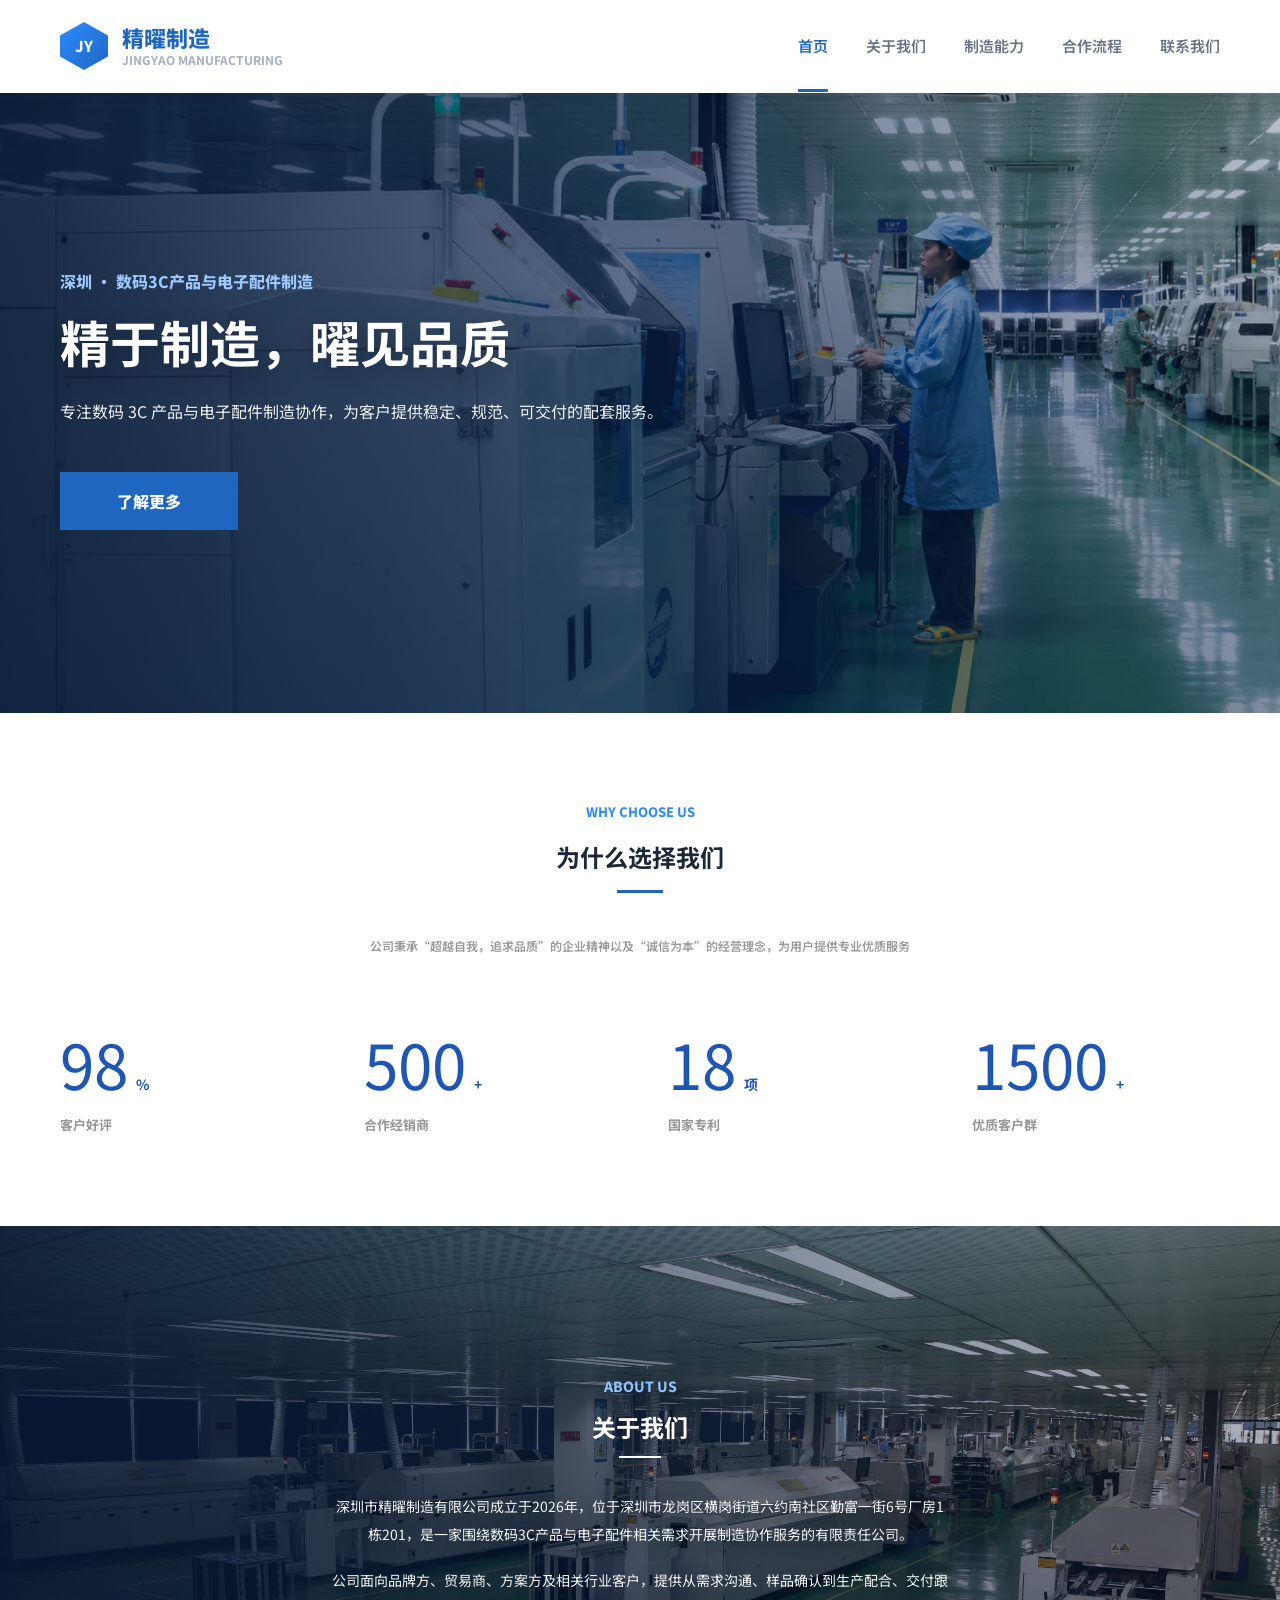
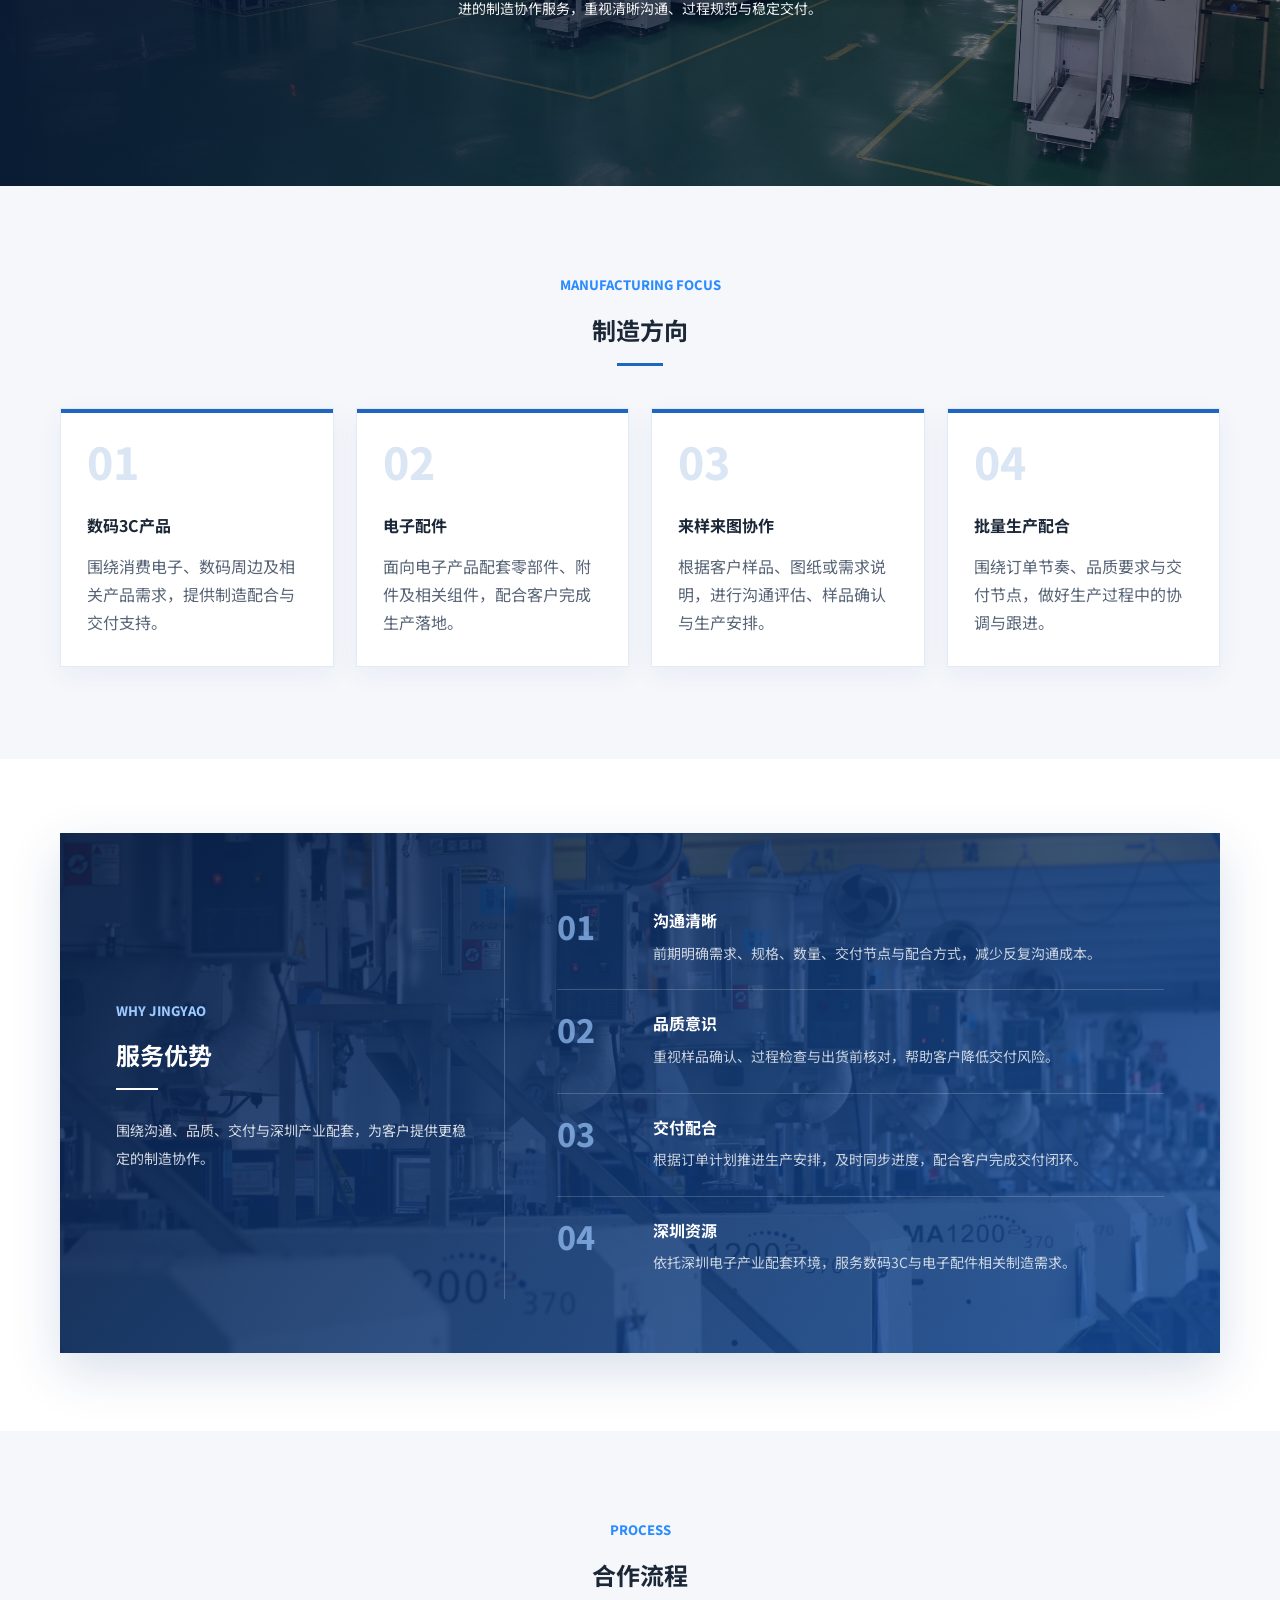
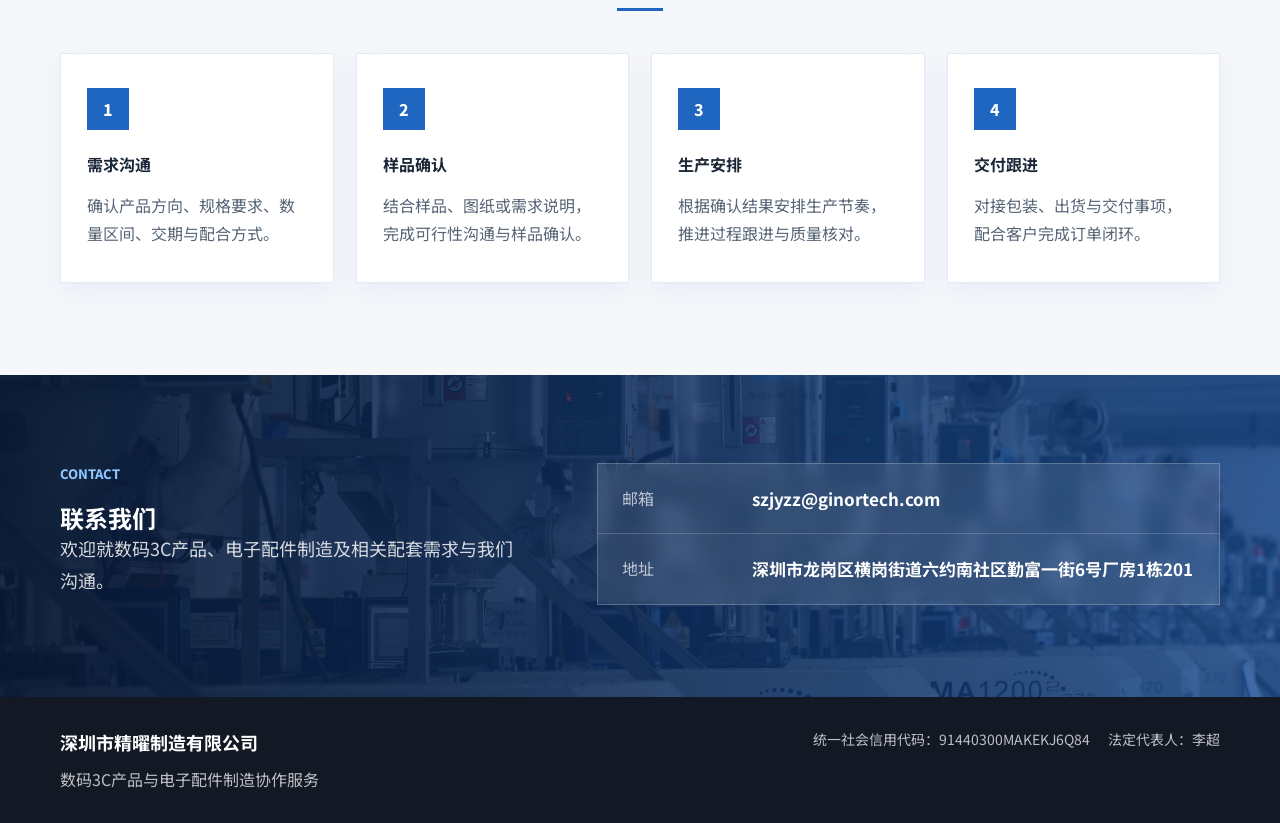
<file: index.html>
<!DOCTYPE html>
<html lang="zh-CN">
<head>
  <meta charset="UTF-8">
  <meta name="viewport" content="width=device-width, initial-scale=1.0">
  <meta name="description" content="深圳市精曜制造有限公司专注数码3C产品与电子配件制造，提供稳定、规范、可交付的制造协作服务。">
  <title>深圳市精曜制造有限公司 | 数码3C产品与电子配件制造</title>
  <link rel="preconnect" href="https://fonts.googleapis.com">
  <link rel="preconnect" href="https://fonts.gstatic.com" crossorigin>
  <link href="https://fonts.googleapis.com/css2?family=Noto+Sans+SC:wght@400;500;600;700&display=swap" rel="stylesheet">
  <link rel="stylesheet" href="styles.css">
</head>
<body>
  <header class="site-header" data-header>
    <a class="brand" href="#top" aria-label="返回首页">
      <span class="brand-mark">JY</span>
      <span>
        <strong>精曜制造</strong>
        <small>Jingyao Manufacturing</small>
      </span>
    </a>

    <button class="nav-toggle" type="button" aria-label="打开导航" aria-expanded="false" data-nav-toggle>
      <span></span>
      <span></span>
      <span></span>
    </button>

    <nav class="site-nav" data-nav>
      <a href="#top">首页</a>
      <a href="#company">关于我们</a>
      <a href="#capability">制造能力</a>
      <a href="#process">合作流程</a>
      <a href="#contact">联系我们</a>
    </nav>
  </header>

  <main id="top">
    <section class="hero section-band">
      <div class="hero-copy">
        <p class="eyebrow">深圳 · 数码3C产品与电子配件制造</p>
        <h1>精于制造，曜见品质</h1>
        <p class="lead">专注数码 3C 产品与电子配件制造协作，为客户提供稳定、规范、可交付的配套服务。</p>
        <div class="hero-actions">
          <a class="button primary" href="#about">了解更多</a>
        </div>
      </div>

      <div class="hero-visual" aria-label="电子配件制造场景">
        <img src="assets/hero-factory-floor.jpg" alt="数码3C产品与电子配件制造车间">
      </div>
    </section>

    <section id="about" class="section">
      <div class="section-heading">
        <p class="eyebrow">Why Choose Us</p>
        <h2>为什么选择我们</h2>
      </div>
      <div class="about-layout">
        <p>公司秉承“超越自我，追求品质”的企业精神以及“诚信为本”的经营理念，为用户提供专业优质服务</p>
        <div class="choice-stats">
          <div class="choice-stat">
            <strong>98<span>%</span></strong>
            <p>客户好评</p>
          </div>
          <div class="choice-stat">
            <strong>500<span>+</span></strong>
            <p>合作经销商</p>
          </div>
          <div class="choice-stat">
            <strong>18<span>项</span></strong>
            <p>国家专利</p>
          </div>
          <div class="choice-stat">
            <strong>1500<span>+</span></strong>
            <p>优质客户群</p>
          </div>
        </div>
      </div>
    </section>

    <section id="company" class="company-section">
      <div class="company-image" aria-hidden="true"></div>
      <div class="company-copy">
        <div class="company-heading">
          <p class="eyebrow">About Us</p>
          <h2>关于我们</h2>
        </div>
        <p>深圳市精曜制造有限公司成立于2026年，位于深圳市龙岗区横岗街道六约南社区勤富一街6号厂房1栋201，是一家围绕数码3C产品与电子配件相关需求开展制造协作服务的有限责任公司。</p>
        <p>公司面向品牌方、贸易商、方案方及相关行业客户，提供从需求沟通、样品确认到生产配合、交付跟进的制造协作服务，重视清晰沟通、过程规范与稳定交付。</p>
      </div>
    </section>

    <section id="capability" class="section section-muted">
      <div class="section-heading">
        <p class="eyebrow">Manufacturing Focus</p>
        <h2>制造方向</h2>
      </div>
      <div class="capability-grid">
        <article class="info-card">
          <span class="card-index">01</span>
          <h3>数码3C产品</h3>
          <p>围绕消费电子、数码周边及相关产品需求，提供制造配合与交付支持。</p>
        </article>
        <article class="info-card">
          <span class="card-index">02</span>
          <h3>电子配件</h3>
          <p>面向电子产品配套零部件、附件及相关组件，配合客户完成生产落地。</p>
        </article>
        <article class="info-card">
          <span class="card-index">03</span>
          <h3>来样来图协作</h3>
          <p>根据客户样品、图纸或需求说明，进行沟通评估、样品确认与生产安排。</p>
        </article>
        <article class="info-card">
          <span class="card-index">04</span>
          <h3>批量生产配合</h3>
          <p>围绕订单节奏、品质要求与交付节点，做好生产过程中的协调与跟进。</p>
        </article>
      </div>
    </section>

    <section class="section advantage-section">
      <div class="advantage-panel">
        <div class="advantage-intro">
          <p class="eyebrow">Why Jingyao</p>
          <h2>服务优势</h2>
          <p>围绕沟通、品质、交付与深圳产业配套，为客户提供更稳定的制造协作。</p>
        </div>
        <div class="advantage-list">
          <div class="advantage-item">
            <span>01</span>
            <div>
              <h3>沟通清晰</h3>
              <p>前期明确需求、规格、数量、交付节点与配合方式，减少反复沟通成本。</p>
            </div>
          </div>
          <div class="advantage-item">
            <span>02</span>
            <div>
              <h3>品质意识</h3>
              <p>重视样品确认、过程检查与出货前核对，帮助客户降低交付风险。</p>
            </div>
          </div>
          <div class="advantage-item">
            <span>03</span>
            <div>
              <h3>交付配合</h3>
              <p>根据订单计划推进生产安排，及时同步进度，配合客户完成交付闭环。</p>
            </div>
          </div>
          <div class="advantage-item">
            <span>04</span>
            <div>
              <h3>深圳资源</h3>
              <p>依托深圳电子产业配套环境，服务数码3C与电子配件相关制造需求。</p>
            </div>
          </div>
        </div>
      </div>
    </section>

    <section id="process" class="section section-muted">
      <div class="section-heading">
        <p class="eyebrow">Process</p>
        <h2>合作流程</h2>
      </div>
      <ol class="process-list">
        <li>
          <span>1</span>
          <h3>需求沟通</h3>
          <p>确认产品方向、规格要求、数量区间、交期与配合方式。</p>
        </li>
        <li>
          <span>2</span>
          <h3>样品确认</h3>
          <p>结合样品、图纸或需求说明，完成可行性沟通与样品确认。</p>
        </li>
        <li>
          <span>3</span>
          <h3>生产安排</h3>
          <p>根据确认结果安排生产节奏，推进过程跟进与质量核对。</p>
        </li>
        <li>
          <span>4</span>
          <h3>交付跟进</h3>
          <p>对接包装、出货与交付事项，配合客户完成订单闭环。</p>
        </li>
      </ol>
    </section>

    <section id="contact" class="section contact-section">
      <div>
        <p class="eyebrow">Contact</p>
        <h2>联系我们</h2>
        <p class="contact-lead">欢迎就数码3C产品、电子配件制造及相关配套需求与我们沟通。</p>
      </div>
      <div class="contact-panel">
        <div class="contact-row">
          <span>邮箱</span>
          <strong>szjyzz@ginortech.com</strong>
        </div>
        <div class="contact-row address">
          <span>地址</span>
          <strong>深圳市龙岗区横岗街道六约南社区勤富一街6号厂房1栋201</strong>
        </div>
      </div>
    </section>
  </main>

  <footer class="site-footer">
    <div>
      <strong>深圳市精曜制造有限公司</strong>
      <p>数码3C产品与电子配件制造协作服务</p>
    </div>
    <div class="footer-meta">
      <span>统一社会信用代码：91440300MAKEKJ6Q84</span>
      <span>法定代表人：李超</span>
    </div>
  </footer>

  <script src="script.js"></script>
</body>
</html>
</file>
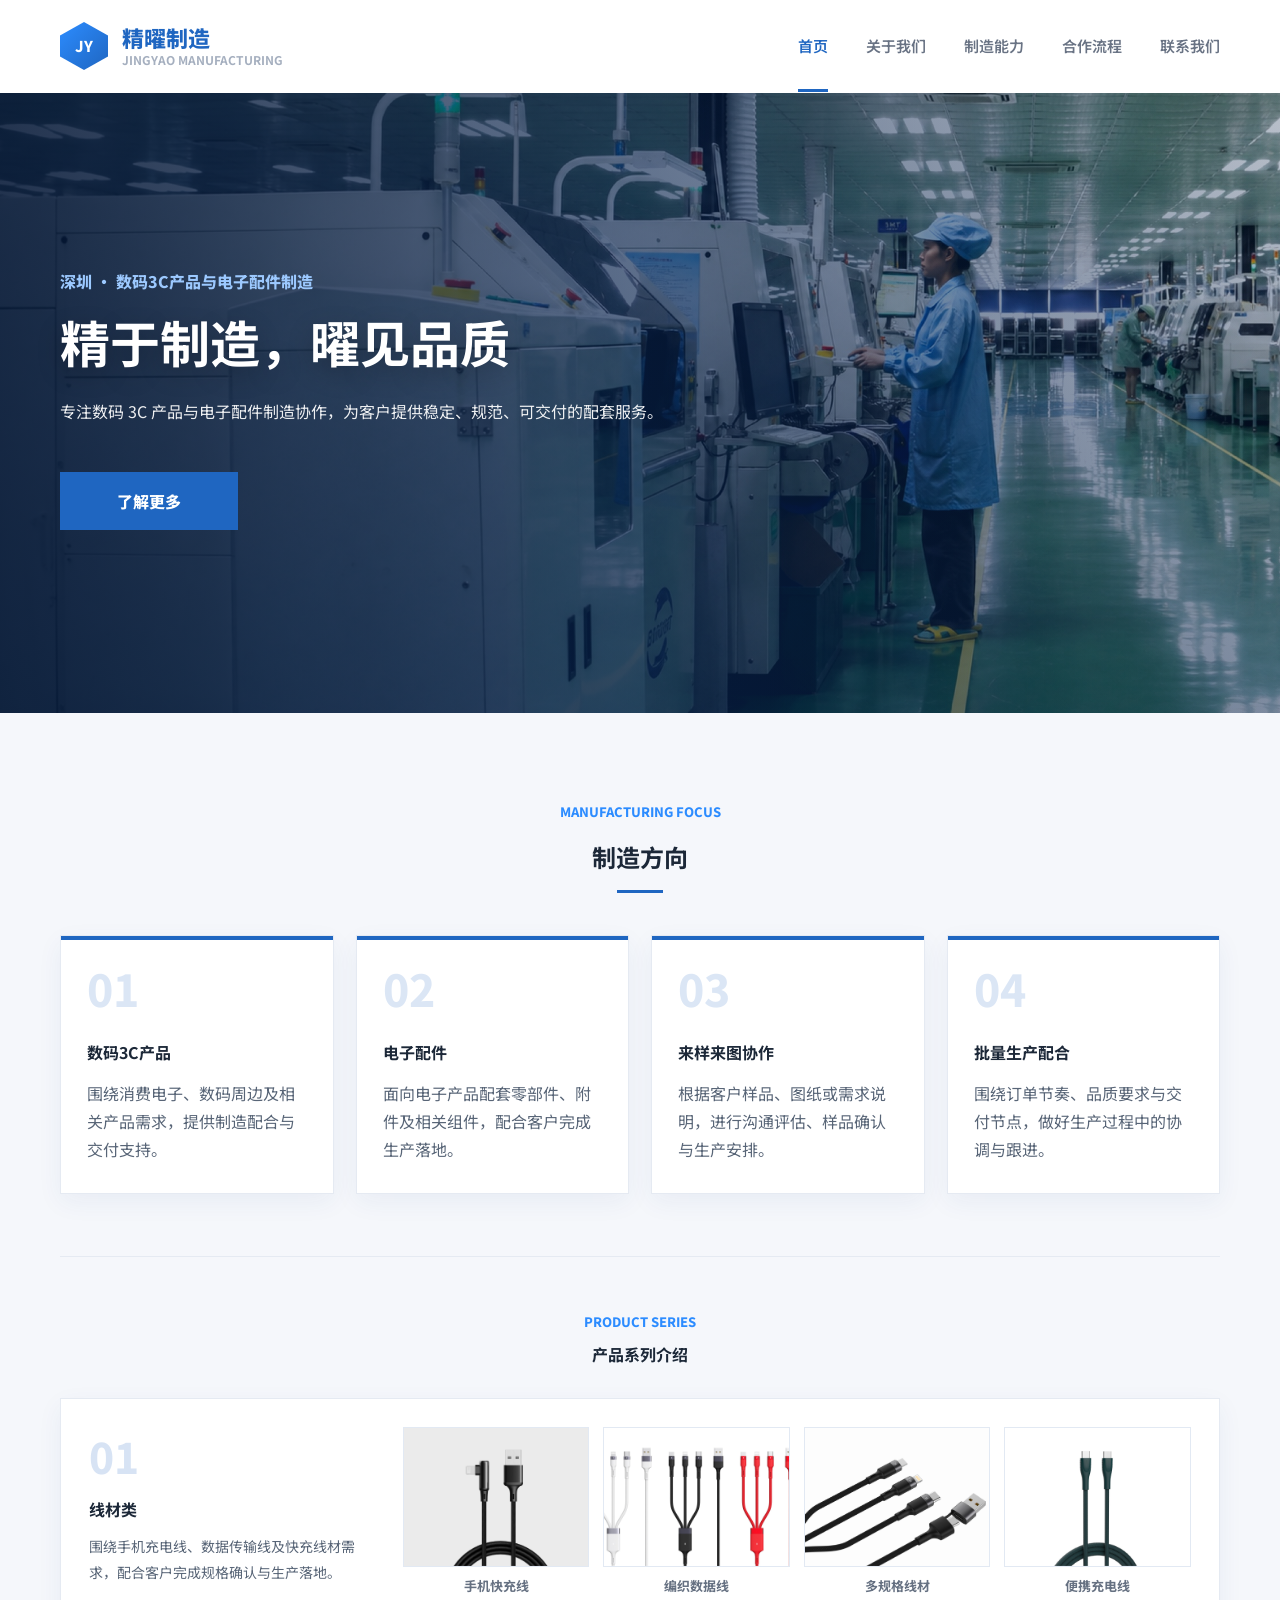
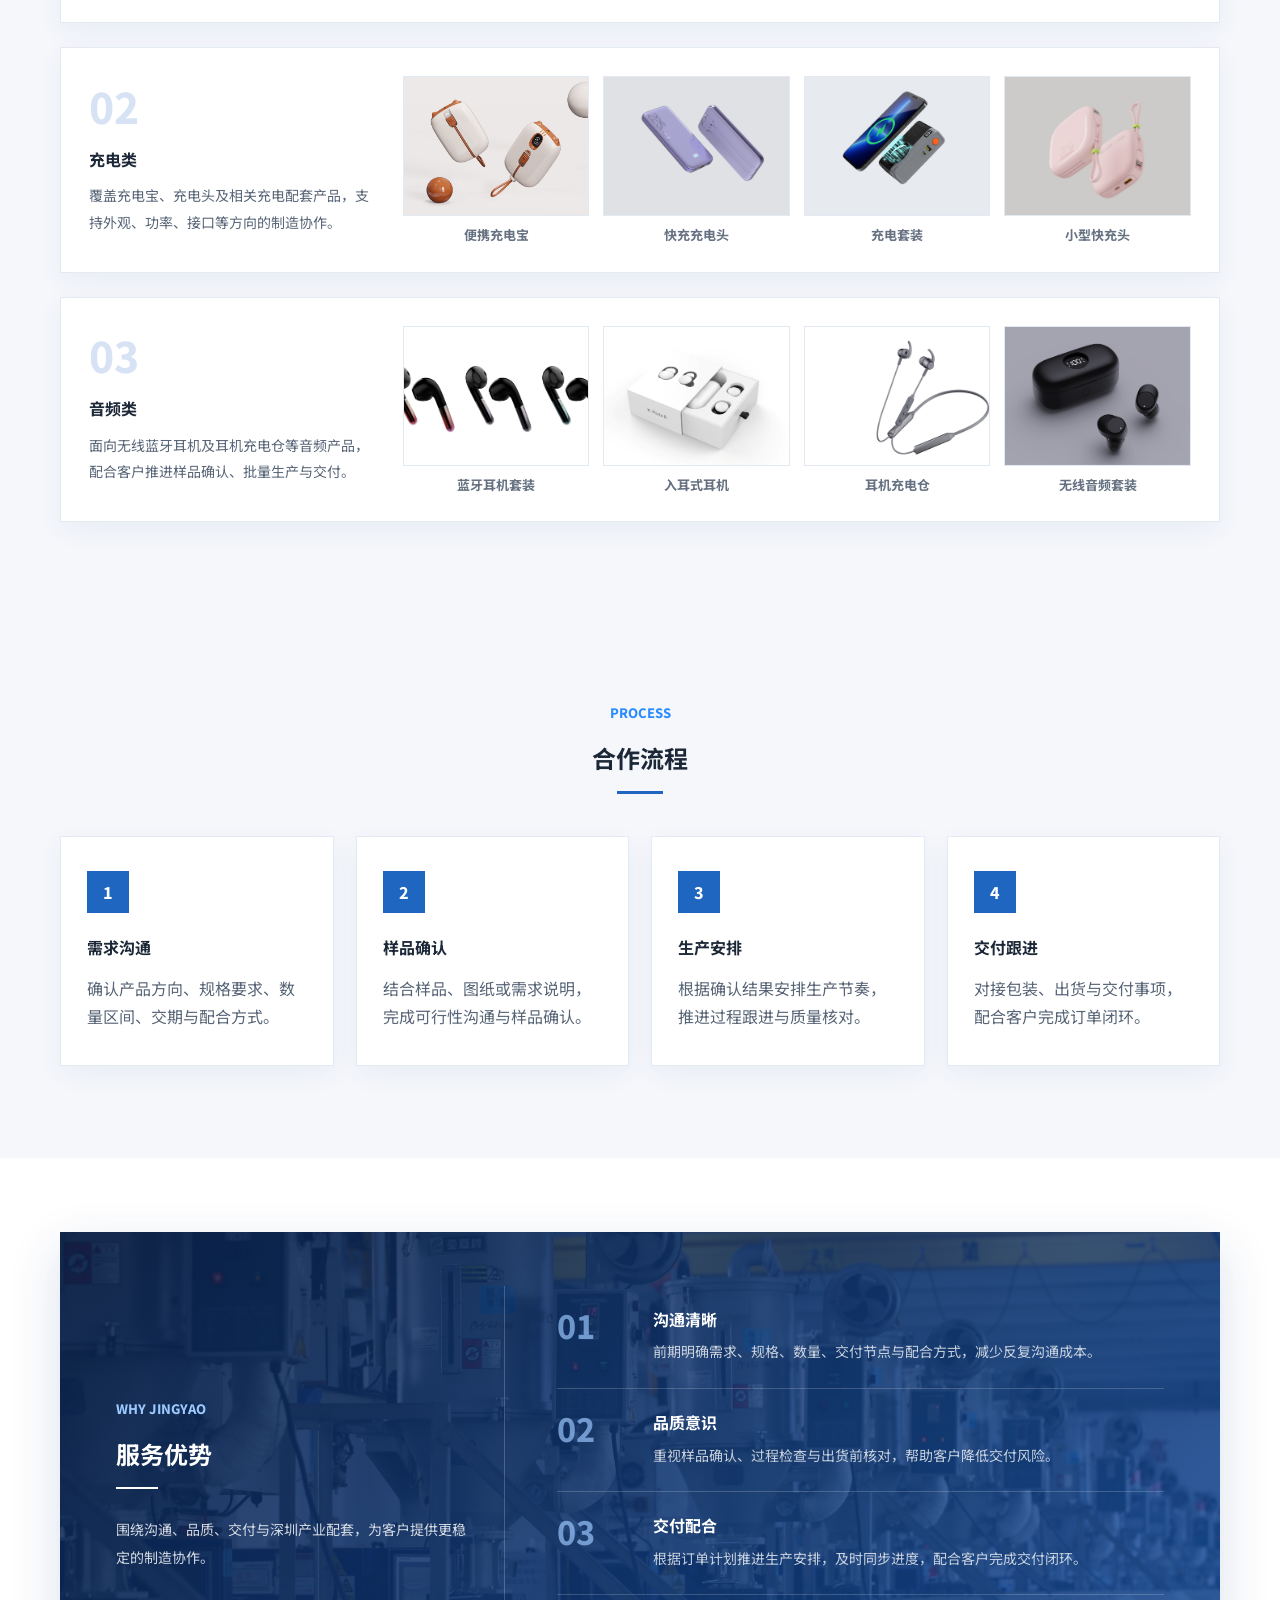
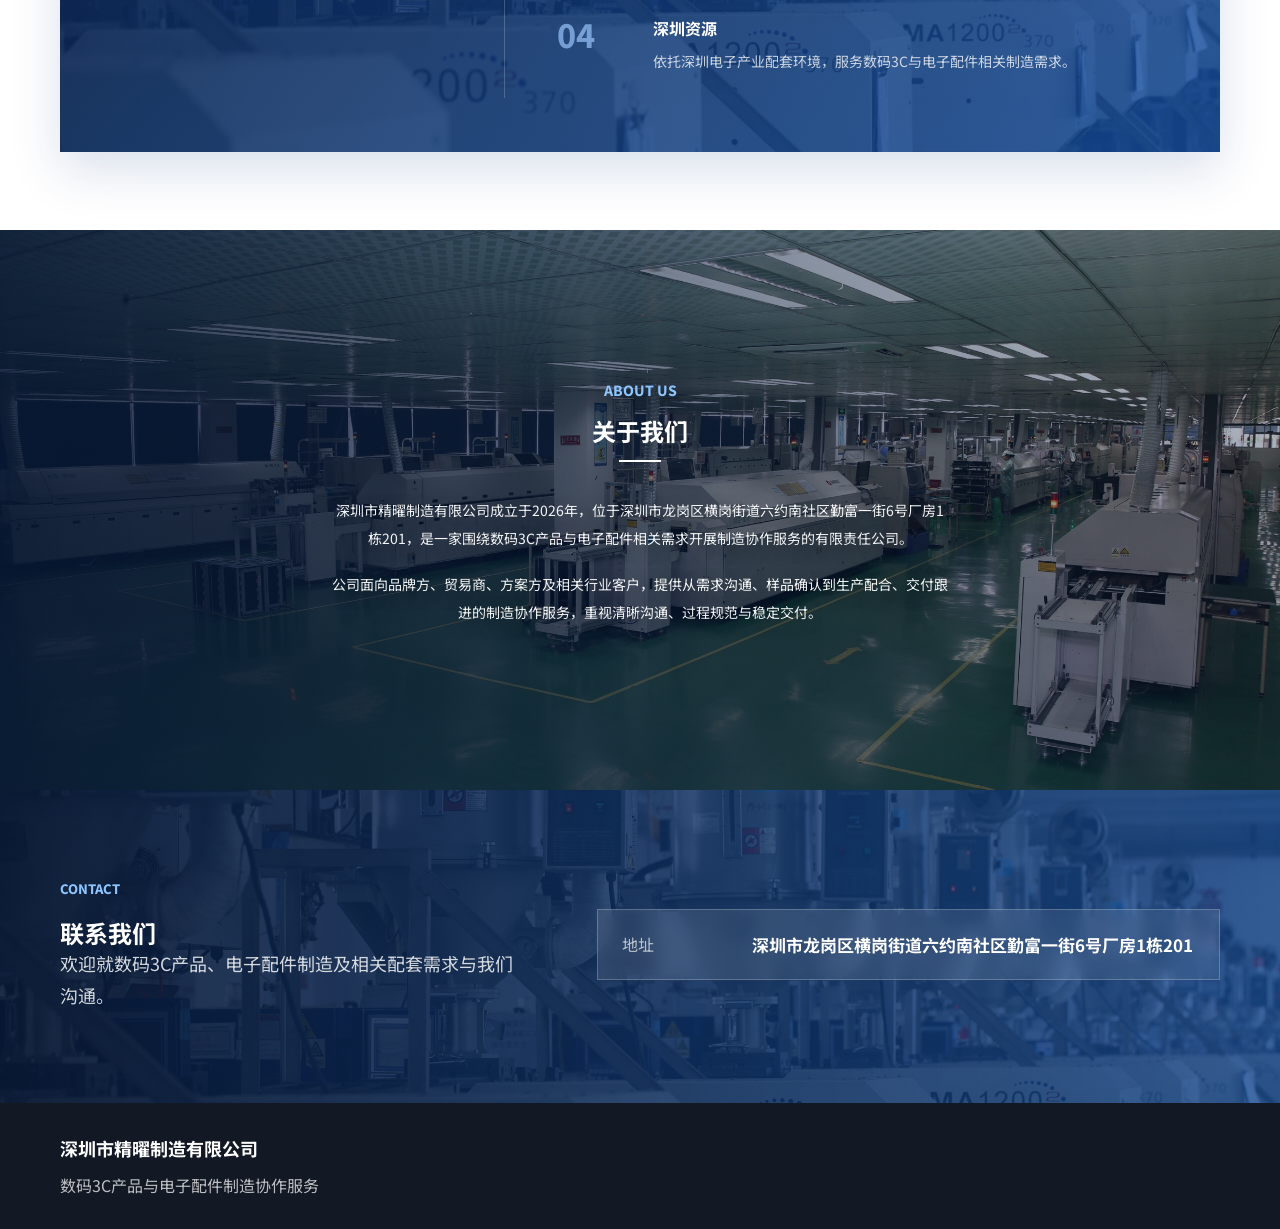
<file: website-github-pages/index.html>
<!DOCTYPE html>
<html lang="zh-CN">
<head>
  <meta charset="UTF-8">
  <meta name="viewport" content="width=device-width, initial-scale=1.0">
  <meta name="description" content="深圳市精曜制造有限公司专注数码3C产品与电子配件制造，提供稳定、规范、可交付的制造协作服务。">
  <title>深圳市精曜制造有限公司 | 数码3C产品与电子配件制造</title>
  <link rel="preconnect" href="https://fonts.googleapis.com">
  <link rel="preconnect" href="https://fonts.gstatic.com" crossorigin>
  <link href="https://fonts.googleapis.com/css2?family=Noto+Sans+SC:wght@400;500;600;700&display=swap" rel="stylesheet">
  <link rel="stylesheet" href="styles.css">
</head>
<body>
  <header class="site-header" data-header>
    <a class="brand" href="#top" aria-label="返回首页">
      <span class="brand-mark">JY</span>
      <span>
        <strong>精曜制造</strong>
        <small>Jingyao Manufacturing</small>
      </span>
    </a>

    <button class="nav-toggle" type="button" aria-label="打开导航" aria-expanded="false" data-nav-toggle>
      <span></span>
      <span></span>
      <span></span>
    </button>

    <nav class="site-nav" data-nav>
      <a href="#top">首页</a>
      <a href="#company">关于我们</a>
      <a href="#capability">制造能力</a>
      <a href="#process">合作流程</a>
      <a href="#contact">联系我们</a>
    </nav>
  </header>

  <main id="top">
    <section class="hero section-band">
      <div class="hero-copy">
        <p class="eyebrow">深圳 · 数码3C产品与电子配件制造</p>
        <h1>精于制造，曜见品质</h1>
        <p class="lead">专注数码 3C 产品与电子配件制造协作，为客户提供稳定、规范、可交付的配套服务。</p>
        <div class="hero-actions">
          <a class="button primary" href="#company">了解更多</a>
        </div>
      </div>

      <div class="hero-visual" aria-label="电子配件制造场景">
        <img src="assets/hero-factory-floor.jpg" alt="数码3C产品与电子配件制造车间">
      </div>
    </section>

    <section id="capability" class="section section-muted">
      <div class="section-heading">
        <p class="eyebrow">Manufacturing Focus</p>
        <h2>制造方向</h2>
      </div>
      <div class="capability-grid">
        <article class="info-card">
          <span class="card-index">01</span>
          <h3>数码3C产品</h3>
          <p>围绕消费电子、数码周边及相关产品需求，提供制造配合与交付支持。</p>
        </article>
        <article class="info-card">
          <span class="card-index">02</span>
          <h3>电子配件</h3>
          <p>面向电子产品配套零部件、附件及相关组件，配合客户完成生产落地。</p>
        </article>
        <article class="info-card">
          <span class="card-index">03</span>
          <h3>来样来图协作</h3>
          <p>根据客户样品、图纸或需求说明，进行沟通评估、样品确认与生产安排。</p>
        </article>
        <article class="info-card">
          <span class="card-index">04</span>
          <h3>批量生产配合</h3>
          <p>围绕订单节奏、品质要求与交付节点，做好生产过程中的协调与跟进。</p>
        </article>
      </div>

      <div class="product-series">
        <div class="series-heading">
          <p class="eyebrow">Product Series</p>
          <h3>产品系列介绍</h3>
        </div>
        <div class="series-grid">
          <article class="series-card">
            <div class="series-copy">
              <span>01</span>
              <h3>线材类</h3>
              <p>围绕手机充电线、数据传输线及快充线材需求，配合客户完成规格确认与生产落地。</p>
            </div>
            <div class="product-gallery" aria-label="线材类产品展示">
              <figure>
                <img src="assets/products/cable-01.svg" alt="手机充电线产品展示一">
                <figcaption>手机快充线</figcaption>
              </figure>
              <figure>
                <img src="assets/products/cable-02.svg" alt="手机充电线产品展示二">
                <figcaption>编织数据线</figcaption>
              </figure>
              <figure>
                <img src="assets/products/cable-03.svg" alt="手机充电线产品展示三">
                <figcaption>多规格线材</figcaption>
              </figure>
              <figure>
                <img src="assets/products/cable-04.svg" alt="手机充电线产品展示四">
                <figcaption>便携充电线</figcaption>
              </figure>
            </div>
          </article>

          <article class="series-card">
            <div class="series-copy">
              <span>02</span>
              <h3>充电类</h3>
              <p>覆盖充电宝、充电头及相关充电配套产品，支持外观、功率、接口等方向的制造协作。</p>
            </div>
            <div class="product-gallery" aria-label="充电类产品展示">
              <figure>
                <img src="assets/products/charging-01.svg" alt="充电宝产品展示一">
                <figcaption>便携充电宝</figcaption>
              </figure>
              <figure>
                <img src="assets/products/charging-02.svg" alt="充电头产品展示二">
                <figcaption>快充充电头</figcaption>
              </figure>
              <figure>
                <img src="assets/products/charging-03.svg" alt="充电类套装产品展示三">
                <figcaption>充电套装</figcaption>
              </figure>
              <figure>
                <img src="assets/products/charging-04.svg" alt="紧凑充电头产品展示四">
                <figcaption>小型快充头</figcaption>
              </figure>
            </div>
          </article>

          <article class="series-card">
            <div class="series-copy">
              <span>03</span>
              <h3>音频类</h3>
              <p>面向无线蓝牙耳机及耳机充电仓等音频产品，配合客户推进样品确认、批量生产与交付。</p>
            </div>
            <div class="product-gallery" aria-label="音频类产品展示">
              <figure>
                <img src="assets/products/audio-01.svg" alt="无线蓝牙耳机产品展示一">
                <figcaption>蓝牙耳机套装</figcaption>
              </figure>
              <figure>
                <img src="assets/products/audio-02.svg" alt="无线蓝牙耳机产品展示二">
                <figcaption>入耳式耳机</figcaption>
              </figure>
              <figure>
                <img src="assets/products/audio-03.svg" alt="耳机充电仓产品展示三">
                <figcaption>耳机充电仓</figcaption>
              </figure>
              <figure>
                <img src="assets/products/audio-04.svg" alt="无线音频产品展示四">
                <figcaption>无线音频套装</figcaption>
              </figure>
            </div>
          </article>
        </div>
      </div>
    </section>

    <section id="process" class="section section-muted">
      <div class="section-heading">
        <p class="eyebrow">Process</p>
        <h2>合作流程</h2>
      </div>
      <ol class="process-list">
        <li>
          <span>1</span>
          <h3>需求沟通</h3>
          <p>确认产品方向、规格要求、数量区间、交期与配合方式。</p>
        </li>
        <li>
          <span>2</span>
          <h3>样品确认</h3>
          <p>结合样品、图纸或需求说明，完成可行性沟通与样品确认。</p>
        </li>
        <li>
          <span>3</span>
          <h3>生产安排</h3>
          <p>根据确认结果安排生产节奏，推进过程跟进与质量核对。</p>
        </li>
        <li>
          <span>4</span>
          <h3>交付跟进</h3>
          <p>对接包装、出货与交付事项，配合客户完成订单闭环。</p>
        </li>
      </ol>
    </section>

    <section class="section advantage-section">
      <div class="advantage-panel">
        <div class="advantage-intro">
          <p class="eyebrow">Why Jingyao</p>
          <h2>服务优势</h2>
          <p>围绕沟通、品质、交付与深圳产业配套，为客户提供更稳定的制造协作。</p>
        </div>
        <div class="advantage-list">
          <div class="advantage-item">
            <span>01</span>
            <div>
              <h3>沟通清晰</h3>
              <p>前期明确需求、规格、数量、交付节点与配合方式，减少反复沟通成本。</p>
            </div>
          </div>
          <div class="advantage-item">
            <span>02</span>
            <div>
              <h3>品质意识</h3>
              <p>重视样品确认、过程检查与出货前核对，帮助客户降低交付风险。</p>
            </div>
          </div>
          <div class="advantage-item">
            <span>03</span>
            <div>
              <h3>交付配合</h3>
              <p>根据订单计划推进生产安排，及时同步进度，配合客户完成交付闭环。</p>
            </div>
          </div>
          <div class="advantage-item">
            <span>04</span>
            <div>
              <h3>深圳资源</h3>
              <p>依托深圳电子产业配套环境，服务数码3C与电子配件相关制造需求。</p>
            </div>
          </div>
        </div>
      </div>
    </section>

    <section id="company" class="company-section">
      <div class="company-image" aria-hidden="true"></div>
      <div class="company-copy">
        <div class="company-heading">
          <p class="eyebrow">About Us</p>
          <h2>关于我们</h2>
        </div>
        <p>深圳市精曜制造有限公司成立于2026年，位于深圳市龙岗区横岗街道六约南社区勤富一街6号厂房1栋201，是一家围绕数码3C产品与电子配件相关需求开展制造协作服务的有限责任公司。</p>
        <p>公司面向品牌方、贸易商、方案方及相关行业客户，提供从需求沟通、样品确认到生产配合、交付跟进的制造协作服务，重视清晰沟通、过程规范与稳定交付。</p>
      </div>
    </section>

    <section id="contact" class="section contact-section">
      <div>
        <p class="eyebrow">Contact</p>
        <h2>联系我们</h2>
        <p class="contact-lead">欢迎就数码3C产品、电子配件制造及相关配套需求与我们沟通。</p>
      </div>
      <div class="contact-panel">
        <div class="contact-row address">
          <span>地址</span>
          <strong>深圳市龙岗区横岗街道六约南社区勤富一街6号厂房1栋201</strong>
        </div>
      </div>
    </section>
  </main>

  <footer class="site-footer">
    <div>
      <strong>深圳市精曜制造有限公司</strong>
      <p>数码3C产品与电子配件制造协作服务</p>
    </div>
  </footer>

  <script src="script.js"></script>
</body>
</html>
</file>
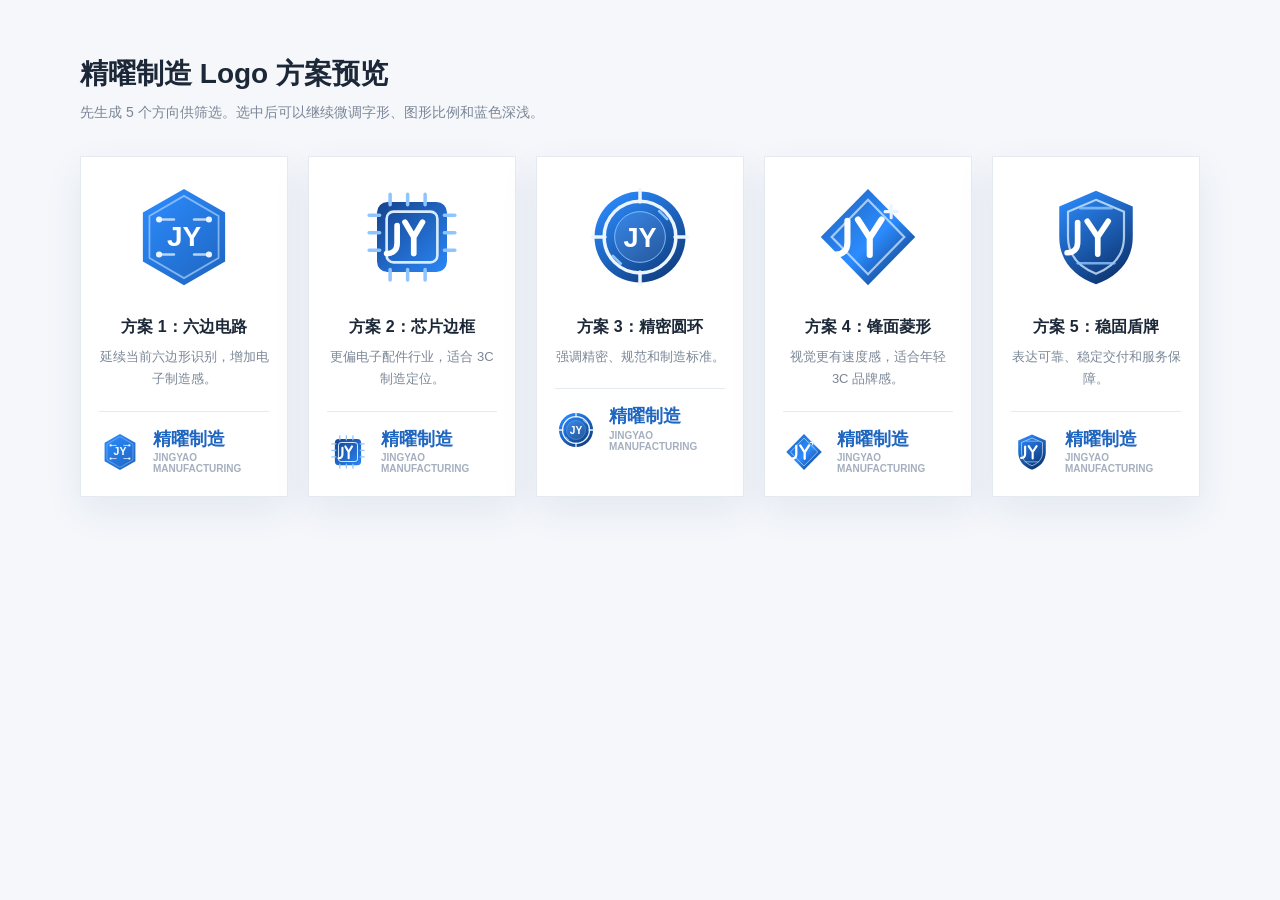
<file: logo-options.html>
<!DOCTYPE html>
<html lang="zh-CN">
<head>
  <meta charset="UTF-8">
  <meta name="viewport" content="width=device-width, initial-scale=1.0">
  <title>精曜制造 Logo 方案预览</title>
  <style>
    :root {
      --blue: #1f66c1;
      --ink: #1c2838;
      --muted: #7b8797;
      --line: #e5eaf2;
      --bg: #f5f7fb;
    }

    * {
      box-sizing: border-box;
    }

    body {
      margin: 0;
      color: var(--ink);
      background: var(--bg);
      font-family: "PingFang SC", "Microsoft YaHei", Arial, sans-serif;
    }

    main {
      width: min(1120px, calc(100% - 40px));
      margin: 0 auto;
      padding: 56px 0 72px;
    }

    h1 {
      margin: 0 0 12px;
      font-size: 28px;
      line-height: 1.3;
    }

    .intro {
      margin: 0 0 34px;
      color: var(--muted);
      font-size: 14px;
    }

    .grid {
      display: grid;
      grid-template-columns: repeat(5, minmax(0, 1fr));
      gap: 20px;
    }

    .card {
      padding: 24px 18px 22px;
      background: #fff;
      border: 1px solid var(--line);
      box-shadow: 0 14px 36px rgba(22, 61, 113, 0.08);
      text-align: center;
    }

    .card img {
      width: 112px;
      height: 112px;
      margin: 0 auto 20px;
    }

    .card h2 {
      margin: 0 0 8px;
      font-size: 16px;
    }

    .card p {
      margin: 0;
      color: var(--muted);
      font-size: 13px;
      line-height: 1.7;
    }

    .brand-row {
      display: flex;
      align-items: center;
      gap: 12px;
      justify-content: center;
      padding-top: 18px;
      margin-top: 20px;
      border-top: 1px solid var(--line);
    }

    .brand-row img {
      width: 42px;
      height: 42px;
      margin: 0;
    }

    .brand-row strong {
      display: block;
      color: var(--blue);
      font-size: 18px;
      line-height: 1.1;
      text-align: left;
    }

    .brand-row small {
      display: block;
      margin-top: 3px;
      color: #a5afbf;
      font-size: 10px;
      font-weight: 700;
      text-align: left;
      text-transform: uppercase;
    }

    @media (max-width: 980px) {
      .grid {
        grid-template-columns: repeat(2, minmax(0, 1fr));
      }
    }

    @media (max-width: 560px) {
      .grid {
        grid-template-columns: 1fr;
      }
    }
  </style>
</head>
<body>
  <main>
    <h1>精曜制造 Logo 方案预览</h1>
    <p class="intro">先生成 5 个方向供筛选。选中后可以继续微调字形、图形比例和蓝色深浅。</p>
    <section class="grid" aria-label="Logo 方案">
      <article class="card">
        <img src="assets/logo-option-1.svg" alt="Logo 方案 1">
        <h2>方案 1：六边电路</h2>
        <p>延续当前六边形识别，增加电子制造感。</p>
        <div class="brand-row"><img src="assets/logo-option-1.svg" alt=""><span><strong>精曜制造</strong><small>Jingyao Manufacturing</small></span></div>
      </article>
      <article class="card">
        <img src="assets/logo-option-2.svg" alt="Logo 方案 2">
        <h2>方案 2：芯片边框</h2>
        <p>更偏电子配件行业，适合 3C 制造定位。</p>
        <div class="brand-row"><img src="assets/logo-option-2.svg" alt=""><span><strong>精曜制造</strong><small>Jingyao Manufacturing</small></span></div>
      </article>
      <article class="card">
        <img src="assets/logo-option-3.svg" alt="Logo 方案 3">
        <h2>方案 3：精密圆环</h2>
        <p>强调精密、规范和制造标准。</p>
        <div class="brand-row"><img src="assets/logo-option-3.svg" alt=""><span><strong>精曜制造</strong><small>Jingyao Manufacturing</small></span></div>
      </article>
      <article class="card">
        <img src="assets/logo-option-4.svg" alt="Logo 方案 4">
        <h2>方案 4：锋面菱形</h2>
        <p>视觉更有速度感，适合年轻 3C 品牌感。</p>
        <div class="brand-row"><img src="assets/logo-option-4.svg" alt=""><span><strong>精曜制造</strong><small>Jingyao Manufacturing</small></span></div>
      </article>
      <article class="card">
        <img src="assets/logo-option-5.svg" alt="Logo 方案 5">
        <h2>方案 5：稳固盾牌</h2>
        <p>表达可靠、稳定交付和服务保障。</p>
        <div class="brand-row"><img src="assets/logo-option-5.svg" alt=""><span><strong>精曜制造</strong><small>Jingyao Manufacturing</small></span></div>
      </article>
    </section>
  </main>
</body>
</html>
</file>
<file: styles.css>
:root {
  --bg: #ffffff;
  --section: #f5f7fb;
  --surface: #ffffff;
  --ink: #1c2838;
  --text: #586577;
  --muted: #8a96a8;
  --line: #e5eaf2;
  --blue: #1f66c1;
  --blue-bright: #2c8cff;
  --blue-dark: #103c7f;
  --shadow: 0 16px 45px rgba(31, 75, 132, 0.12);
  --max: 1160px;
}

* {
  box-sizing: border-box;
}

html {
  scroll-behavior: smooth;
}

body {
  margin: 0;
  color: var(--text);
  background: var(--bg);
  font-family: "Noto Sans SC", "PingFang SC", "Microsoft YaHei", Arial, sans-serif;
  line-height: 1.75;
  overflow-x: hidden;
}

img {
  display: block;
  max-width: 100%;
}

a {
  color: inherit;
  text-decoration: none;
}

.site-header {
  position: sticky;
  top: 0;
  z-index: 30;
  display: flex;
  align-items: center;
  justify-content: space-between;
  gap: 28px;
  min-height: 92px;
  padding: 0 max(36px, calc((100vw - var(--max)) / 2));
  background: rgba(255, 255, 255, 0.96);
  border-bottom: 1px solid transparent;
  transition: box-shadow 0.2s ease, min-height 0.2s ease;
}

.site-header.is-scrolled {
  min-height: 76px;
  box-shadow: 0 10px 32px rgba(24, 48, 85, 0.08);
}

.brand {
  display: inline-flex;
  align-items: center;
  gap: 14px;
  min-width: 0;
}

.brand-mark {
  position: relative;
  display: grid;
  flex: 0 0 48px;
  width: 48px;
  height: 48px;
  place-items: center;
  color: #fff;
  font-size: 15px;
  font-weight: 800;
  background: linear-gradient(135deg, var(--blue-bright), var(--blue));
  clip-path: polygon(50% 0, 100% 28%, 100% 72%, 50% 100%, 0 72%, 0 28%);
}

.brand strong,
.brand small {
  display: block;
}

.brand strong {
  color: var(--blue);
  font-size: 22px;
  font-weight: 800;
  line-height: 1.15;
}

.brand small {
  margin-top: 2px;
  color: #a5afbf;
  font-size: 12px;
  font-weight: 700;
  line-height: 1.15;
  text-transform: uppercase;
}

.site-nav {
  display: flex;
  align-items: stretch;
  gap: 38px;
  color: #667182;
  font-size: 15px;
  font-weight: 600;
  line-height: 92px;
}

.site-nav a {
  position: relative;
  color: #697384;
}

.site-nav a:first-child,
.site-nav a:hover,
.site-nav a:focus-visible {
  color: var(--blue);
}

.site-nav a::after {
  position: absolute;
  right: 0;
  bottom: 0;
  left: 0;
  height: 3px;
  content: "";
  background: var(--blue);
  transform: scaleX(0);
  transform-origin: center;
  transition: transform 0.2s ease;
}

.site-nav a:first-child::after,
.site-nav a:hover::after,
.site-nav a:focus-visible::after {
  transform: scaleX(1);
}

.nav-toggle {
  display: none;
  width: 44px;
  height: 44px;
  padding: 10px;
  border: 1px solid var(--line);
  background: #fff;
}

.nav-toggle span {
  display: block;
  height: 2px;
  margin: 5px 0;
  background: var(--blue);
}

.section-band,
.section {
  padding-inline: max(36px, calc((100vw - var(--max)) / 2));
}

.hero {
  position: relative;
  display: grid;
  min-height: 620px;
  align-items: center;
  padding-top: 90px;
  padding-bottom: 100px;
  overflow: hidden;
  color: #fff;
  background: #0a1931;
}

.hero::before {
  position: absolute;
  inset: 0;
  z-index: 1;
  content: "";
  background:
    linear-gradient(90deg, rgba(5, 24, 55, 0.86) 0%, rgba(7, 35, 79, 0.58) 48%, rgba(7, 35, 79, 0.18) 100%),
    linear-gradient(180deg, rgba(6, 23, 49, 0.12), rgba(8, 32, 70, 0.42));
}

.hero-copy {
  position: relative;
  z-index: 2;
  width: min(620px, 100%);
  max-width: 620px;
  margin: 0;
  text-align: left;
}

.hero-visual {
  position: absolute;
  inset: 0;
  overflow: hidden;
}

.hero-visual img {
  width: 100%;
  height: 100%;
  object-fit: cover;
  object-position: center;
  filter: saturate(1.04) contrast(1.06) brightness(1.03);
  transform: scale(1.08);
  transform-origin: center;
}

.eyebrow {
  margin: 0 0 18px;
  color: var(--blue-bright);
  font-size: 13px;
  font-weight: 800;
  letter-spacing: 0;
  text-transform: uppercase;
}

.hero .eyebrow {
  color: #9cc9ff;
  font-size: 16px;
}

h1,
h2,
h3,
p {
  margin-top: 0;
}

h1 {
  margin-bottom: 26px;
  color: #fff;
  font-size: 50px;
  font-weight: 700;
  line-height: 1.14;
  text-shadow: 0 8px 26px rgba(0, 0, 0, 0.24);
}

h2 {
  margin-bottom: 0;
  color: var(--ink);
  font-size: 24px;
  font-weight: 700;
  line-height: 1.25;
}

h3 {
  color: var(--ink);
  font-size: 16px;
  font-weight: 700;
  line-height: 1.35;
}

h1,
h2,
h3,
p,
dd,
strong {
  overflow-wrap: break-word;
}

.lead {
  max-width: 760px;
  margin: 0 0 46px;
  color: rgba(255, 255, 255, 0.92);
  font-size: 16px;
  line-height: 30px;
}

.hero-actions {
  display: flex;
  flex-wrap: wrap;
  justify-content: flex-start;
  gap: 16px;
  margin-bottom: 0;
}

.button {
  display: inline-flex;
  align-items: center;
  justify-content: center;
  min-width: 148px;
  min-height: 48px;
  padding: 0 24px;
  color: #fff;
  font-size: 13px;
  font-weight: 800;
  border: 1px solid transparent;
  transition: transform 0.2s ease, background 0.2s ease, border-color 0.2s ease;
}

.hero .button {
  min-width: 178px;
  min-height: 58px;
  font-size: 16px;
}

.button:hover,
.button:focus-visible {
  transform: translateY(-1px);
}

.button.primary {
  background: var(--blue);
}

.button.secondary {
  color: #fff;
  background: rgba(255, 255, 255, 0.08);
  border-color: rgba(255, 255, 255, 0.58);
}

.section {
  padding-top: 88px;
  padding-bottom: 92px;
}

.section-muted {
  background: var(--section);
}

.section-heading {
  max-width: 760px;
  margin: 0 auto 42px;
  text-align: center;
}

.section-heading::after {
  display: block;
  width: 46px;
  height: 3px;
  margin: 18px auto 0;
  content: "";
  background: var(--blue);
}

.about-layout {
  display: grid;
  gap: 76px;
  font-size: 16px;
  text-align: center;
}

.about-layout p {
  max-width: 980px;
  margin: 0 auto;
  color: #999;
  font-size: 12px;
  font-weight: 600;
  line-height: 1.8;
}

.choice-stats {
  display: grid;
  grid-template-columns: repeat(4, minmax(0, 1fr));
  gap: 56px;
  align-items: end;
}

.choice-stat {
  text-align: left;
}

.choice-stat strong {
  display: block;
  color: #1f55b3;
  font-size: 62px;
  font-weight: 400;
  line-height: 1;
}

.choice-stat strong span {
  margin-left: 8px;
  font-size: 14px;
  font-weight: 700;
}

.choice-stat p {
  margin-top: 22px;
  color: #969696;
  font-size: 13px;
  font-weight: 700;
  line-height: 1.35;
}

.capability-grid {
  display: grid;
  grid-template-columns: repeat(4, minmax(0, 1fr));
  gap: 22px;
}

.info-card {
  position: relative;
  min-height: 250px;
  padding: 30px 26px;
  overflow: hidden;
  background: #fff;
  border: 1px solid var(--line);
  box-shadow: 0 8px 24px rgba(27, 69, 128, 0.06);
}

.info-card::before {
  position: absolute;
  top: 0;
  right: 0;
  left: 0;
  height: 4px;
  content: "";
  background: var(--blue);
}

.card-index {
  display: inline-block;
  margin-bottom: 32px;
  color: rgba(31, 102, 193, 0.16);
  font-size: 44px;
  font-weight: 800;
  line-height: 1;
}

.info-card p,
.advantage-item p,
.process-list p,
.contact-lead {
  margin-bottom: 0;
}

.advantage-section {
  padding-top: 74px;
  padding-bottom: 78px;
}

.advantage-panel {
  display: grid;
  grid-template-columns: minmax(280px, 0.86fr) minmax(0, 1.34fr);
  gap: 52px;
  align-items: stretch;
  padding: 54px 56px;
  color: #fff;
  background:
    linear-gradient(135deg, rgba(8, 31, 71, 0.88), rgba(22, 82, 166, 0.78)),
    url("assets/equipment-row.jpg") center / cover;
  box-shadow: 0 18px 48px rgba(18, 63, 128, 0.16);
}

.advantage-intro {
  display: flex;
  flex-direction: column;
  justify-content: center;
  padding-right: 34px;
  border-right: 1px solid rgba(255, 255, 255, 0.2);
}

.advantage-intro .eyebrow {
  color: #9cc9ff;
}

.advantage-intro h2 {
  margin-bottom: 26px;
  color: #fff;
}

.advantage-intro h2::after {
  display: block;
  width: 42px;
  height: 2px;
  margin: 18px 0 0;
  content: "";
  background: #fff;
}

.advantage-intro p:last-child {
  max-width: 360px;
  color: rgba(255, 255, 255, 0.82);
  font-size: 14px;
  line-height: 2;
}

.advantage-list {
  display: flex;
  flex-direction: column;
}

.advantage-item {
  display: grid;
  grid-template-columns: 70px minmax(0, 1fr);
  gap: 26px;
  align-items: start;
  padding: 23px 0;
  border-bottom: 1px solid rgba(255, 255, 255, 0.18);
  transition: padding-left 0.2s ease, background 0.2s ease;
}

.advantage-item:last-child {
  border-bottom: 0;
}

.advantage-item:hover {
  padding-left: 14px;
  background: rgba(255, 255, 255, 0.05);
}

.advantage-item span {
  color: rgba(156, 201, 255, 0.68);
  font-size: 32px;
  font-weight: 800;
  line-height: 1;
}

.advantage-item h3 {
  margin-bottom: 8px;
  color: #fff;
}

.advantage-item p {
  color: rgba(255, 255, 255, 0.76);
  font-size: 14px;
  line-height: 1.9;
}

.process-list {
  display: grid;
  grid-template-columns: repeat(4, minmax(0, 1fr));
  gap: 22px;
  padding: 0;
  margin: 0;
  list-style: none;
}

.process-list li {
  position: relative;
  min-height: 230px;
  padding: 34px 26px;
  background: #fff;
  border: 1px solid var(--line);
  box-shadow: 0 8px 24px rgba(27, 69, 128, 0.06);
}

.process-list span {
  display: inline-grid;
  width: 42px;
  height: 42px;
  margin-bottom: 24px;
  place-items: center;
  color: #fff;
  font-weight: 800;
  background: var(--blue);
}

.company-section {
  display: flex;
  align-items: center;
  justify-content: center;
  min-height: 560px;
  padding: 72px max(36px, calc((100vw - var(--max)) / 2));
  color: #fff;
  background:
    linear-gradient(90deg, rgba(7, 24, 53, 0.84) 0%, rgba(9, 28, 61, 0.54) 46%, rgba(9, 28, 61, 0.18) 100%),
    linear-gradient(180deg, rgba(7, 24, 53, 0.08), rgba(7, 24, 53, 0.38)),
    url("assets/about-production-line.jpg") center / cover;
}

.company-image {
  display: none;
}

.company-copy {
  width: min(620px, 100%);
  max-width: 620px;
  padding: 0;
  margin: 0 auto;
  text-align: center;
}

.company-heading {
  margin-bottom: 34px;
  text-align: center;
}

.company-heading .eyebrow {
  margin-bottom: 12px;
  color: #8ec5ff;
}

.company-heading h2 {
  color: #fff;
  font-size: 24px;
  font-weight: 700;
}

.company-heading::after {
  display: block;
  width: 42px;
  height: 2px;
  margin: 14px auto 0;
  content: "";
  background: #fff;
}

.company-copy p {
  margin: 0 auto 18px;
  color: rgba(255, 255, 255, 0.95);
  font-size: 14px;
  line-height: 2;
  text-shadow: 0 5px 18px rgba(0, 0, 0, 0.34);
}

.contact-section {
  display: grid;
  grid-template-columns: minmax(0, 0.88fr) minmax(420px, 1.12fr);
  gap: 48px;
  align-items: start;
  color: #fff;
  background:
    linear-gradient(90deg, rgba(7, 24, 53, 0.9), rgba(19, 72, 144, 0.76)),
    url("assets/equipment-row.jpg") center / cover;
}

.contact-section h2,
.contact-section .eyebrow {
  color: #fff;
}

.contact-section .eyebrow {
  color: #8ec5ff;
}

.contact-lead {
  max-width: 460px;
  color: rgba(255, 255, 255, 0.82);
  font-size: 18px;
}

.contact-panel {
  background: rgba(255, 255, 255, 0.1);
  border: 1px solid rgba(255, 255, 255, 0.22);
  backdrop-filter: blur(8px);
}

.contact-row {
  display: grid;
  grid-template-columns: 110px minmax(0, 1fr);
  gap: 20px;
  padding: 20px 24px;
  border-bottom: 1px solid rgba(255, 255, 255, 0.18);
}

.contact-row:last-child {
  border-bottom: 0;
}

.contact-row span {
  color: rgba(255, 255, 255, 0.68);
}

.contact-row strong {
  color: #fff;
  font-size: 17px;
  font-weight: 700;
}

.site-footer {
  display: flex;
  align-items: flex-start;
  justify-content: space-between;
  gap: 28px;
  padding: 30px max(36px, calc((100vw - var(--max)) / 2));
  color: rgba(255, 255, 255, 0.72);
  background: #121824;
}

.site-footer strong {
  display: block;
  color: #fff;
  font-size: 18px;
}

.site-footer p {
  margin: 6px 0 0;
}

.footer-meta {
  display: flex;
  flex-wrap: wrap;
  justify-content: flex-end;
  gap: 10px 18px;
  max-width: 560px;
  font-size: 14px;
}

@media (max-width: 1020px) {
  .site-header {
    min-height: 74px;
    padding-inline: 22px;
  }

  .brand strong {
    font-size: 20px;
  }

  .nav-toggle {
    display: block;
    flex: 0 0 44px;
  }

  .site-nav {
    position: absolute;
    top: 74px;
    right: 18px;
    left: 18px;
    display: none;
    flex-direction: column;
    align-items: stretch;
    gap: 0;
    padding: 10px;
    line-height: 1.4;
    background: #fff;
    border: 1px solid var(--line);
    box-shadow: var(--shadow);
  }

  .site-nav.is-open {
    display: flex;
  }

  .site-nav a {
    padding: 13px 12px;
  }

  .site-nav a::after {
    bottom: 6px;
  }

  .contact-section {
    grid-template-columns: 1fr;
  }

  .company-section {
    padding: 64px 36px;
    background:
      linear-gradient(90deg, rgba(7, 24, 53, 0.84), rgba(9, 28, 61, 0.46)),
      linear-gradient(180deg, rgba(7, 24, 53, 0.14), rgba(7, 24, 53, 0.44)),
      url("assets/about-production-line.jpg") center / cover;
  }

  .company-copy {
    max-width: 720px;
    padding: 0;
  }

  .capability-grid,
  .choice-stats,
  .process-list {
    grid-template-columns: repeat(2, minmax(0, 1fr));
  }

  .choice-stats {
    gap: 42px 56px;
  }

  .advantage-panel {
    grid-template-columns: 1fr;
    gap: 34px;
  }

  .advantage-intro {
    padding-right: 0;
    padding-bottom: 32px;
    border-right: 0;
    border-bottom: 1px solid rgba(255, 255, 255, 0.2);
  }
}

@media (max-width: 680px) {
  .section-band,
  .section,
  .site-footer {
    padding-inline: 20px;
  }

  .brand-mark {
    flex-basis: 42px;
    width: 42px;
    height: 42px;
  }

  .brand small {
    display: none;
  }

  .hero {
    min-height: 620px;
    padding-top: 74px;
    padding-bottom: 70px;
  }

  .hero::before {
    background:
      linear-gradient(90deg, rgba(5, 24, 55, 0.9), rgba(7, 35, 79, 0.66)),
      linear-gradient(180deg, rgba(6, 23, 49, 0.18), rgba(8, 32, 70, 0.52));
  }

  .hero-copy {
    width: 100%;
  }

  h1 {
    font-size: 32px;
  }

  h2 {
    font-size: 24px;
  }

  .lead {
    max-width: 100%;
    font-size: 13px;
    line-height: 1.8;
  }

  .button {
    min-width: 132px;
  }

  .choice-stats,
  .capability-grid,
  .process-list {
    grid-template-columns: 1fr;
  }

  .section {
    padding-top: 66px;
    padding-bottom: 70px;
  }

  .section-heading {
    margin-bottom: 32px;
  }

  .about-layout {
    gap: 44px;
  }

  .company-image {
    display: none;
  }

  .company-section {
    min-height: 520px;
    padding: 58px 20px;
    background:
      linear-gradient(90deg, rgba(7, 24, 53, 0.9), rgba(9, 28, 61, 0.58)),
      linear-gradient(180deg, rgba(7, 24, 53, 0.18), rgba(7, 24, 53, 0.5)),
      url("assets/about-production-line.jpg") center / cover;
  }

  .company-copy {
    padding: 0;
  }

  .choice-stats {
    gap: 38px;
  }

  .choice-stat {
    text-align: center;
  }

  .choice-stat p {
    margin-top: 12px;
    font-size: 13px;
  }

  .advantage-section {
    padding-top: 60px;
    padding-bottom: 64px;
  }

  .advantage-panel {
    padding: 38px 22px;
  }

  .advantage-item {
    grid-template-columns: 52px minmax(0, 1fr);
    gap: 16px;
    padding: 20px 0;
  }

  .advantage-item:hover {
    padding-left: 0;
  }

  .advantage-item span {
    font-size: 24px;
  }

  .contact-row {
    grid-template-columns: 1fr;
    gap: 4px;
  }

  .site-footer {
    flex-direction: column;
  }

  .footer-meta {
    justify-content: flex-start;
  }
}
</file>
<file: website-github-pages/styles.css>
:root {
  --bg: #ffffff;
  --section: #f5f7fb;
  --surface: #ffffff;
  --ink: #1c2838;
  --text: #586577;
  --muted: #8a96a8;
  --line: #e5eaf2;
  --blue: #1f66c1;
  --blue-bright: #2c8cff;
  --blue-dark: #103c7f;
  --shadow: 0 16px 45px rgba(31, 75, 132, 0.12);
  --max: 1160px;
}

* {
  box-sizing: border-box;
}

html {
  scroll-behavior: smooth;
}

body {
  margin: 0;
  color: var(--text);
  background: var(--bg);
  font-family: "Noto Sans SC", "PingFang SC", "Microsoft YaHei", Arial, sans-serif;
  line-height: 1.75;
  overflow-x: hidden;
}

img {
  display: block;
  max-width: 100%;
}

a {
  color: inherit;
  text-decoration: none;
}

.site-header {
  position: sticky;
  top: 0;
  z-index: 30;
  display: flex;
  align-items: center;
  justify-content: space-between;
  gap: 28px;
  min-height: 92px;
  padding: 0 max(36px, calc((100vw - var(--max)) / 2));
  background: rgba(255, 255, 255, 0.96);
  border-bottom: 1px solid transparent;
  transition: box-shadow 0.2s ease, min-height 0.2s ease;
}

.site-header.is-scrolled {
  min-height: 76px;
  box-shadow: 0 10px 32px rgba(24, 48, 85, 0.08);
}

.brand {
  display: inline-flex;
  align-items: center;
  gap: 14px;
  min-width: 0;
}

.brand-mark {
  position: relative;
  display: grid;
  flex: 0 0 48px;
  width: 48px;
  height: 48px;
  place-items: center;
  color: #fff;
  font-size: 15px;
  font-weight: 800;
  background: linear-gradient(135deg, var(--blue-bright), var(--blue));
  clip-path: polygon(50% 0, 100% 28%, 100% 72%, 50% 100%, 0 72%, 0 28%);
}

.brand strong,
.brand small {
  display: block;
}

.brand strong {
  color: var(--blue);
  font-size: 22px;
  font-weight: 800;
  line-height: 1.15;
}

.brand small {
  margin-top: 2px;
  color: #a5afbf;
  font-size: 12px;
  font-weight: 700;
  line-height: 1.15;
  text-transform: uppercase;
}

.site-nav {
  display: flex;
  align-items: stretch;
  gap: 38px;
  color: #667182;
  font-size: 15px;
  font-weight: 600;
  line-height: 92px;
}

.site-nav a {
  position: relative;
  color: #697384;
}

.site-nav a:first-child,
.site-nav a:hover,
.site-nav a:focus-visible {
  color: var(--blue);
}

.site-nav a::after {
  position: absolute;
  right: 0;
  bottom: 0;
  left: 0;
  height: 3px;
  content: "";
  background: var(--blue);
  transform: scaleX(0);
  transform-origin: center;
  transition: transform 0.2s ease;
}

.site-nav a:first-child::after,
.site-nav a:hover::after,
.site-nav a:focus-visible::after {
  transform: scaleX(1);
}

.nav-toggle {
  display: none;
  width: 44px;
  height: 44px;
  padding: 10px;
  border: 1px solid var(--line);
  background: #fff;
}

.nav-toggle span {
  display: block;
  height: 2px;
  margin: 5px 0;
  background: var(--blue);
}

.section-band,
.section {
  padding-inline: max(36px, calc((100vw - var(--max)) / 2));
}

.hero {
  position: relative;
  display: grid;
  min-height: 620px;
  align-items: center;
  padding-top: 90px;
  padding-bottom: 100px;
  overflow: hidden;
  color: #fff;
  background: #0a1931;
}

.hero::before {
  position: absolute;
  inset: 0;
  z-index: 1;
  content: "";
  background:
    linear-gradient(90deg, rgba(5, 24, 55, 0.86) 0%, rgba(7, 35, 79, 0.58) 48%, rgba(7, 35, 79, 0.18) 100%),
    linear-gradient(180deg, rgba(6, 23, 49, 0.12), rgba(8, 32, 70, 0.42));
}

.hero-copy {
  position: relative;
  z-index: 2;
  width: min(620px, 100%);
  max-width: 620px;
  margin: 0;
  text-align: left;
}

.hero-visual {
  position: absolute;
  inset: 0;
  overflow: hidden;
}

.hero-visual img {
  width: 100%;
  height: 100%;
  object-fit: cover;
  object-position: center;
  filter: saturate(1.04) contrast(1.06) brightness(1.03);
  transform: scale(1.08);
  transform-origin: center;
}

.eyebrow {
  margin: 0 0 18px;
  color: var(--blue-bright);
  font-size: 13px;
  font-weight: 800;
  letter-spacing: 0;
  text-transform: uppercase;
}

.hero .eyebrow {
  color: #9cc9ff;
  font-size: 16px;
}

h1,
h2,
h3,
p {
  margin-top: 0;
}

h1 {
  margin-bottom: 26px;
  color: #fff;
  font-size: 50px;
  font-weight: 700;
  line-height: 1.14;
  text-shadow: 0 8px 26px rgba(0, 0, 0, 0.24);
}

h2 {
  margin-bottom: 0;
  color: var(--ink);
  font-size: 24px;
  font-weight: 700;
  line-height: 1.25;
}

h3 {
  color: var(--ink);
  font-size: 16px;
  font-weight: 700;
  line-height: 1.35;
}

h1,
h2,
h3,
p,
dd,
strong {
  overflow-wrap: break-word;
}

.lead {
  max-width: 760px;
  margin: 0 0 46px;
  color: rgba(255, 255, 255, 0.92);
  font-size: 16px;
  line-height: 30px;
}

.hero-actions {
  display: flex;
  flex-wrap: wrap;
  justify-content: flex-start;
  gap: 16px;
  margin-bottom: 0;
}

.button {
  display: inline-flex;
  align-items: center;
  justify-content: center;
  min-width: 148px;
  min-height: 48px;
  padding: 0 24px;
  color: #fff;
  font-size: 13px;
  font-weight: 800;
  border: 1px solid transparent;
  transition: transform 0.2s ease, background 0.2s ease, border-color 0.2s ease;
}

.hero .button {
  min-width: 178px;
  min-height: 58px;
  font-size: 16px;
}

.button:hover,
.button:focus-visible {
  transform: translateY(-1px);
}

.button.primary {
  background: var(--blue);
}

.button.secondary {
  color: #fff;
  background: rgba(255, 255, 255, 0.08);
  border-color: rgba(255, 255, 255, 0.58);
}

.section {
  padding-top: 88px;
  padding-bottom: 92px;
}

.section-muted {
  background: var(--section);
}

.section-heading {
  max-width: 760px;
  margin: 0 auto 42px;
  text-align: center;
}

.section-heading::after {
  display: block;
  width: 46px;
  height: 3px;
  margin: 18px auto 0;
  content: "";
  background: var(--blue);
}

.about-layout {
  display: grid;
  gap: 76px;
  font-size: 16px;
  text-align: center;
}

.about-layout p {
  max-width: 980px;
  margin: 0 auto;
  color: #999;
  font-size: 12px;
  font-weight: 600;
  line-height: 1.8;
}

.choice-stats {
  display: grid;
  grid-template-columns: repeat(4, minmax(0, 1fr));
  gap: 56px;
  align-items: end;
}

.choice-stat {
  text-align: left;
}

.choice-stat strong {
  display: block;
  color: #1f55b3;
  font-size: 62px;
  font-weight: 400;
  line-height: 1;
}

.choice-stat strong span {
  margin-left: 8px;
  font-size: 14px;
  font-weight: 700;
}

.choice-stat p {
  margin-top: 22px;
  color: #969696;
  font-size: 13px;
  font-weight: 700;
  line-height: 1.35;
}

.capability-grid {
  display: grid;
  grid-template-columns: repeat(4, minmax(0, 1fr));
  gap: 22px;
}

.product-series {
  margin-top: 62px;
  padding-top: 54px;
  border-top: 1px solid var(--line);
}

.series-heading {
  max-width: 760px;
  margin: 0 auto 32px;
  text-align: center;
}

.series-heading .eyebrow {
  margin-bottom: 10px;
}

.series-grid {
  display: grid;
  gap: 24px;
}

.series-card {
  display: grid;
  grid-template-columns: minmax(220px, 0.36fr) minmax(0, 1fr);
  gap: 30px;
  align-items: center;
  padding: 28px;
  background: #fff;
  border: 1px solid var(--line);
  box-shadow: 0 8px 24px rgba(27, 69, 128, 0.06);
}

.series-copy span {
  display: inline-block;
  margin-bottom: 22px;
  color: rgba(31, 102, 193, 0.18);
  font-size: 42px;
  font-weight: 800;
  line-height: 1;
}

.series-copy h3 {
  margin-bottom: 12px;
}

.series-copy p {
  margin-bottom: 0;
  font-size: 14px;
  line-height: 1.9;
}

.product-gallery {
  display: grid;
  grid-template-columns: repeat(4, minmax(0, 1fr));
  gap: 14px;
}

.product-gallery figure {
  min-width: 0;
  margin: 0;
}

.product-gallery img {
  width: 100%;
  aspect-ratio: 4 / 3;
  object-fit: cover;
  background: #fff;
  border: 1px solid #e2e9f3;
}

.product-gallery figcaption {
  margin-top: 10px;
  color: #667182;
  font-size: 13px;
  font-weight: 700;
  line-height: 1.35;
  text-align: center;
}

.info-card {
  position: relative;
  min-height: 250px;
  padding: 30px 26px;
  overflow: hidden;
  background: #fff;
  border: 1px solid var(--line);
  box-shadow: 0 8px 24px rgba(27, 69, 128, 0.06);
}

.info-card::before {
  position: absolute;
  top: 0;
  right: 0;
  left: 0;
  height: 4px;
  content: "";
  background: var(--blue);
}

.card-index {
  display: inline-block;
  margin-bottom: 32px;
  color: rgba(31, 102, 193, 0.16);
  font-size: 44px;
  font-weight: 800;
  line-height: 1;
}

.info-card p,
.advantage-item p,
.process-list p,
.contact-lead {
  margin-bottom: 0;
}

.advantage-section {
  padding-top: 74px;
  padding-bottom: 78px;
}

.advantage-panel {
  display: grid;
  grid-template-columns: minmax(280px, 0.86fr) minmax(0, 1.34fr);
  gap: 52px;
  align-items: stretch;
  padding: 54px 56px;
  color: #fff;
  background:
    linear-gradient(135deg, rgba(8, 31, 71, 0.88), rgba(22, 82, 166, 0.78)),
    url("assets/equipment-row.jpg") center / cover;
  box-shadow: 0 18px 48px rgba(18, 63, 128, 0.16);
}

.advantage-intro {
  display: flex;
  flex-direction: column;
  justify-content: center;
  padding-right: 34px;
  border-right: 1px solid rgba(255, 255, 255, 0.2);
}

.advantage-intro .eyebrow {
  color: #9cc9ff;
}

.advantage-intro h2 {
  margin-bottom: 26px;
  color: #fff;
}

.advantage-intro h2::after {
  display: block;
  width: 42px;
  height: 2px;
  margin: 18px 0 0;
  content: "";
  background: #fff;
}

.advantage-intro p:last-child {
  max-width: 360px;
  color: rgba(255, 255, 255, 0.82);
  font-size: 14px;
  line-height: 2;
}

.advantage-list {
  display: flex;
  flex-direction: column;
}

.advantage-item {
  display: grid;
  grid-template-columns: 70px minmax(0, 1fr);
  gap: 26px;
  align-items: start;
  padding: 23px 0;
  border-bottom: 1px solid rgba(255, 255, 255, 0.18);
  transition: padding-left 0.2s ease, background 0.2s ease;
}

.advantage-item:last-child {
  border-bottom: 0;
}

.advantage-item:hover {
  padding-left: 14px;
  background: rgba(255, 255, 255, 0.05);
}

.advantage-item span {
  color: rgba(156, 201, 255, 0.68);
  font-size: 32px;
  font-weight: 800;
  line-height: 1;
}

.advantage-item h3 {
  margin-bottom: 8px;
  color: #fff;
}

.advantage-item p {
  color: rgba(255, 255, 255, 0.76);
  font-size: 14px;
  line-height: 1.9;
}

.process-list {
  display: grid;
  grid-template-columns: repeat(4, minmax(0, 1fr));
  gap: 22px;
  padding: 0;
  margin: 0;
  list-style: none;
}

.process-list li {
  position: relative;
  min-height: 230px;
  padding: 34px 26px;
  background: #fff;
  border: 1px solid var(--line);
  box-shadow: 0 8px 24px rgba(27, 69, 128, 0.06);
}

.process-list span {
  display: inline-grid;
  width: 42px;
  height: 42px;
  margin-bottom: 24px;
  place-items: center;
  color: #fff;
  font-weight: 800;
  background: var(--blue);
}

.company-section {
  display: flex;
  align-items: center;
  justify-content: center;
  min-height: 560px;
  padding: 72px max(36px, calc((100vw - var(--max)) / 2));
  color: #fff;
  background:
    linear-gradient(90deg, rgba(7, 24, 53, 0.84) 0%, rgba(9, 28, 61, 0.54) 46%, rgba(9, 28, 61, 0.18) 100%),
    linear-gradient(180deg, rgba(7, 24, 53, 0.08), rgba(7, 24, 53, 0.38)),
    url("assets/about-production-line.jpg") center / cover;
}

.company-image {
  display: none;
}

.company-copy {
  width: min(620px, 100%);
  max-width: 620px;
  padding: 0;
  margin: 0 auto;
  text-align: center;
}

.company-heading {
  margin-bottom: 34px;
  text-align: center;
}

.company-heading .eyebrow {
  margin-bottom: 12px;
  color: #8ec5ff;
}

.company-heading h2 {
  color: #fff;
  font-size: 24px;
  font-weight: 700;
}

.company-heading::after {
  display: block;
  width: 42px;
  height: 2px;
  margin: 14px auto 0;
  content: "";
  background: #fff;
}

.company-copy p {
  margin: 0 auto 18px;
  color: rgba(255, 255, 255, 0.95);
  font-size: 14px;
  line-height: 2;
  text-shadow: 0 5px 18px rgba(0, 0, 0, 0.34);
}

.contact-section {
  display: grid;
  grid-template-columns: minmax(0, 0.88fr) minmax(420px, 1.12fr);
  gap: 48px;
  align-items: center;
  color: #fff;
  background:
    linear-gradient(90deg, rgba(7, 24, 53, 0.9), rgba(19, 72, 144, 0.76)),
    url("assets/equipment-row.jpg") center / cover;
}

.contact-section h2,
.contact-section .eyebrow {
  color: #fff;
}

.contact-section .eyebrow {
  color: #8ec5ff;
}

.contact-lead {
  max-width: 460px;
  color: rgba(255, 255, 255, 0.82);
  font-size: 18px;
}

.contact-panel {
  background: rgba(255, 255, 255, 0.1);
  border: 1px solid rgba(255, 255, 255, 0.22);
  backdrop-filter: blur(8px);
}

.contact-row {
  display: grid;
  grid-template-columns: 110px minmax(0, 1fr);
  gap: 20px;
  padding: 20px 24px;
  border-bottom: 1px solid rgba(255, 255, 255, 0.18);
}

.contact-row:last-child {
  border-bottom: 0;
}

.contact-row span {
  color: rgba(255, 255, 255, 0.68);
}

.contact-row strong {
  color: #fff;
  font-size: 17px;
  font-weight: 700;
}

.site-footer {
  display: flex;
  align-items: flex-start;
  justify-content: space-between;
  gap: 28px;
  padding: 30px max(36px, calc((100vw - var(--max)) / 2));
  color: rgba(255, 255, 255, 0.72);
  background: #121824;
}

.site-footer strong {
  display: block;
  color: #fff;
  font-size: 18px;
}

.site-footer p {
  margin: 6px 0 0;
}

.footer-meta {
  display: flex;
  flex-wrap: wrap;
  justify-content: flex-end;
  gap: 10px 18px;
  max-width: 560px;
  font-size: 14px;
}

@media (max-width: 1020px) {
  .site-header {
    min-height: 74px;
    padding-inline: 22px;
  }

  .brand strong {
    font-size: 20px;
  }

  .nav-toggle {
    display: block;
    flex: 0 0 44px;
  }

  .site-nav {
    position: absolute;
    top: 74px;
    right: 18px;
    left: 18px;
    display: none;
    flex-direction: column;
    align-items: stretch;
    gap: 0;
    padding: 10px;
    line-height: 1.4;
    background: #fff;
    border: 1px solid var(--line);
    box-shadow: var(--shadow);
  }

  .site-nav.is-open {
    display: flex;
  }

  .site-nav a {
    padding: 13px 12px;
  }

  .site-nav a::after {
    bottom: 6px;
  }

  .contact-section {
    grid-template-columns: 1fr;
  }

  .company-section {
    padding: 64px 36px;
    background:
      linear-gradient(90deg, rgba(7, 24, 53, 0.84), rgba(9, 28, 61, 0.46)),
      linear-gradient(180deg, rgba(7, 24, 53, 0.14), rgba(7, 24, 53, 0.44)),
      url("assets/about-production-line.jpg") center / cover;
  }

  .company-copy {
    max-width: 720px;
    padding: 0;
  }

  .capability-grid,
  .choice-stats,
  .process-list {
    grid-template-columns: repeat(2, minmax(0, 1fr));
  }

  .series-card {
    grid-template-columns: 1fr;
  }

  .choice-stats {
    gap: 42px 56px;
  }

  .advantage-panel {
    grid-template-columns: 1fr;
    gap: 34px;
  }

  .advantage-intro {
    padding-right: 0;
    padding-bottom: 32px;
    border-right: 0;
    border-bottom: 1px solid rgba(255, 255, 255, 0.2);
  }
}

@media (max-width: 680px) {
  .section-band,
  .section,
  .site-footer {
    padding-inline: 20px;
  }

  .brand-mark {
    flex-basis: 42px;
    width: 42px;
    height: 42px;
  }

  .brand small {
    display: none;
  }

  .hero {
    min-height: 620px;
    padding-top: 74px;
    padding-bottom: 70px;
  }

  .hero::before {
    background:
      linear-gradient(90deg, rgba(5, 24, 55, 0.9), rgba(7, 35, 79, 0.66)),
      linear-gradient(180deg, rgba(6, 23, 49, 0.18), rgba(8, 32, 70, 0.52));
  }

  .hero-copy {
    width: 100%;
  }

  h1 {
    font-size: 32px;
  }

  h2 {
    font-size: 24px;
  }

  .lead {
    max-width: 100%;
    font-size: 13px;
    line-height: 1.8;
  }

  .button {
    min-width: 132px;
  }

  .choice-stats,
  .capability-grid,
  .process-list {
    grid-template-columns: 1fr;
  }

  .product-series {
    margin-top: 46px;
    padding-top: 42px;
  }

  .series-card {
    padding: 22px;
  }

  .product-gallery {
    grid-template-columns: repeat(2, minmax(0, 1fr));
  }

  .section {
    padding-top: 66px;
    padding-bottom: 70px;
  }

  .section-heading {
    margin-bottom: 32px;
  }

  .about-layout {
    gap: 44px;
  }

  .company-image {
    display: none;
  }

  .company-section {
    min-height: 520px;
    padding: 58px 20px;
    background:
      linear-gradient(90deg, rgba(7, 24, 53, 0.9), rgba(9, 28, 61, 0.58)),
      linear-gradient(180deg, rgba(7, 24, 53, 0.18), rgba(7, 24, 53, 0.5)),
      url("assets/about-production-line.jpg") center / cover;
  }

  .company-copy {
    padding: 0;
  }

  .choice-stats {
    gap: 38px;
  }

  .choice-stat {
    text-align: center;
  }

  .choice-stat p {
    margin-top: 12px;
    font-size: 13px;
  }

  .advantage-section {
    padding-top: 60px;
    padding-bottom: 64px;
  }

  .advantage-panel {
    padding: 38px 22px;
  }

  .advantage-item {
    grid-template-columns: 52px minmax(0, 1fr);
    gap: 16px;
    padding: 20px 0;
  }

  .advantage-item:hover {
    padding-left: 0;
  }

  .advantage-item span {
    font-size: 24px;
  }

  .contact-row {
    grid-template-columns: 1fr;
    gap: 4px;
  }

  .site-footer {
    flex-direction: column;
  }

  .footer-meta {
    justify-content: flex-start;
  }
}
</file>
